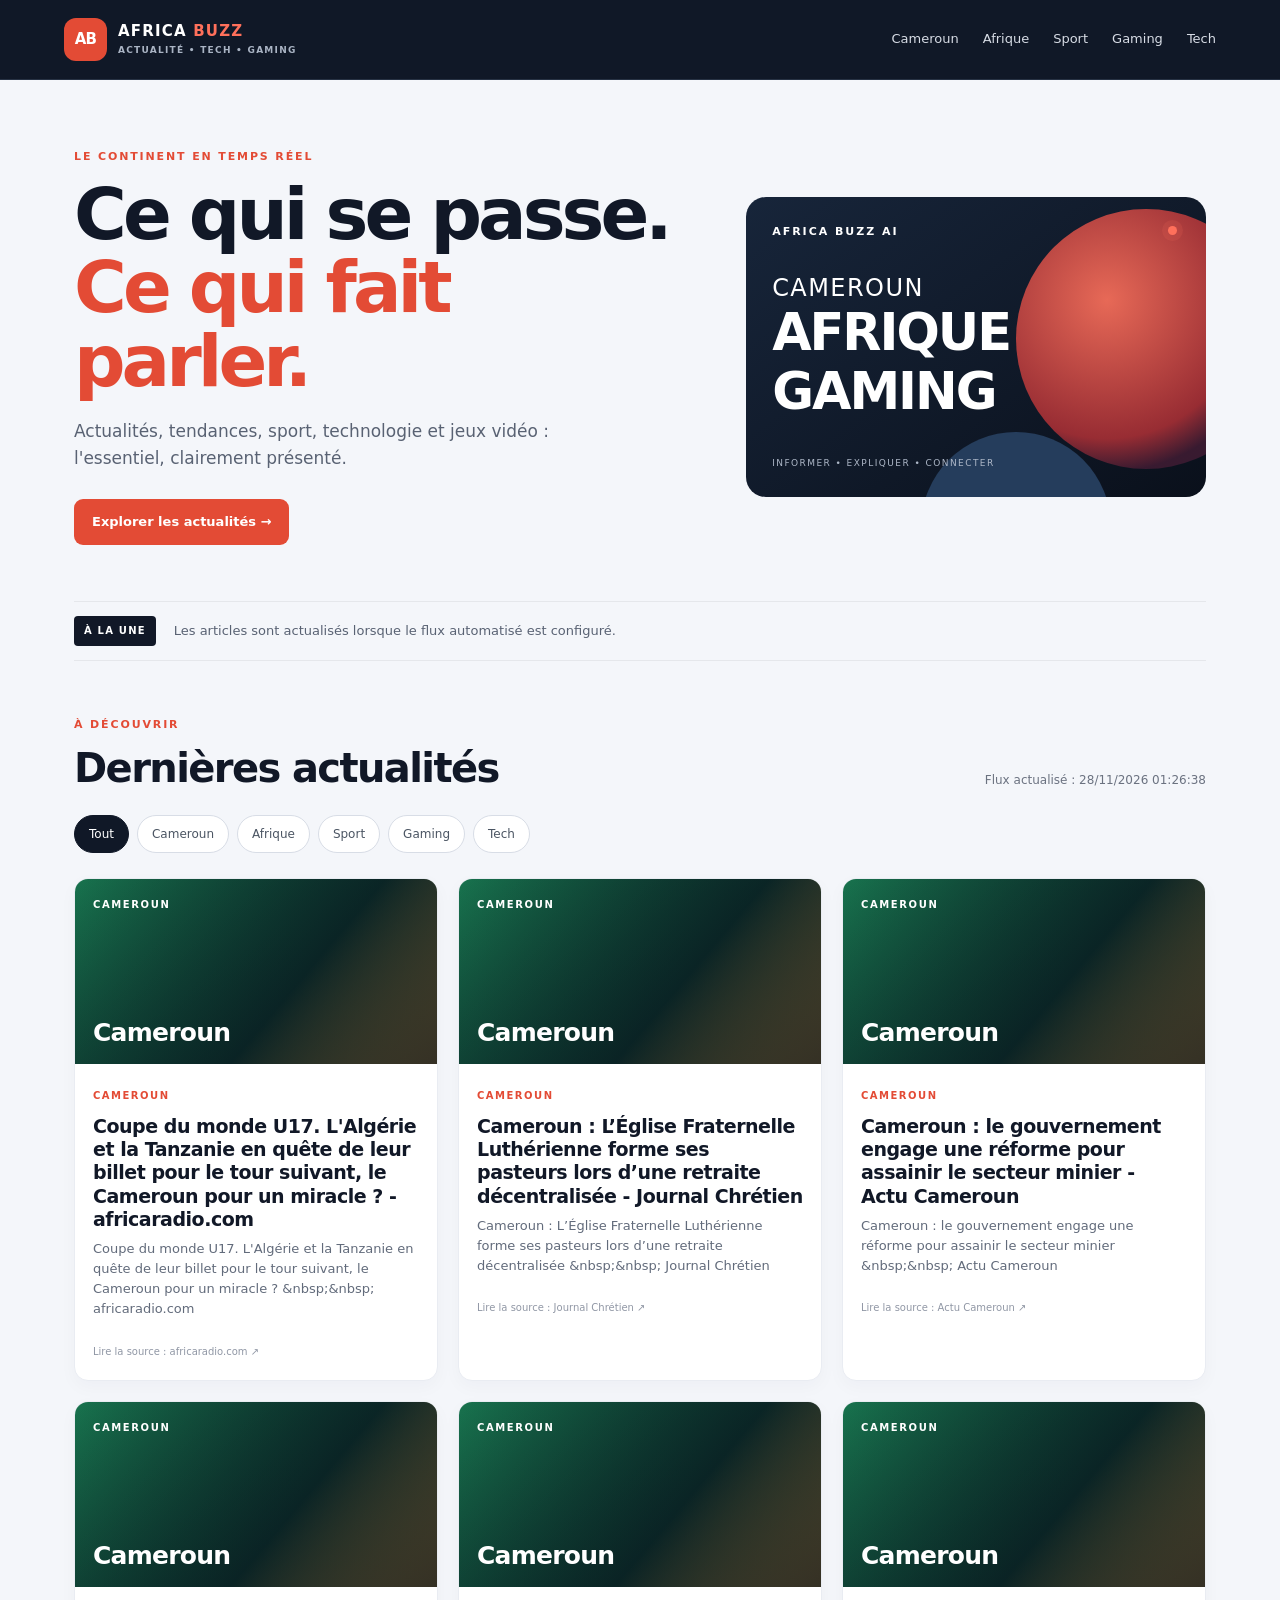
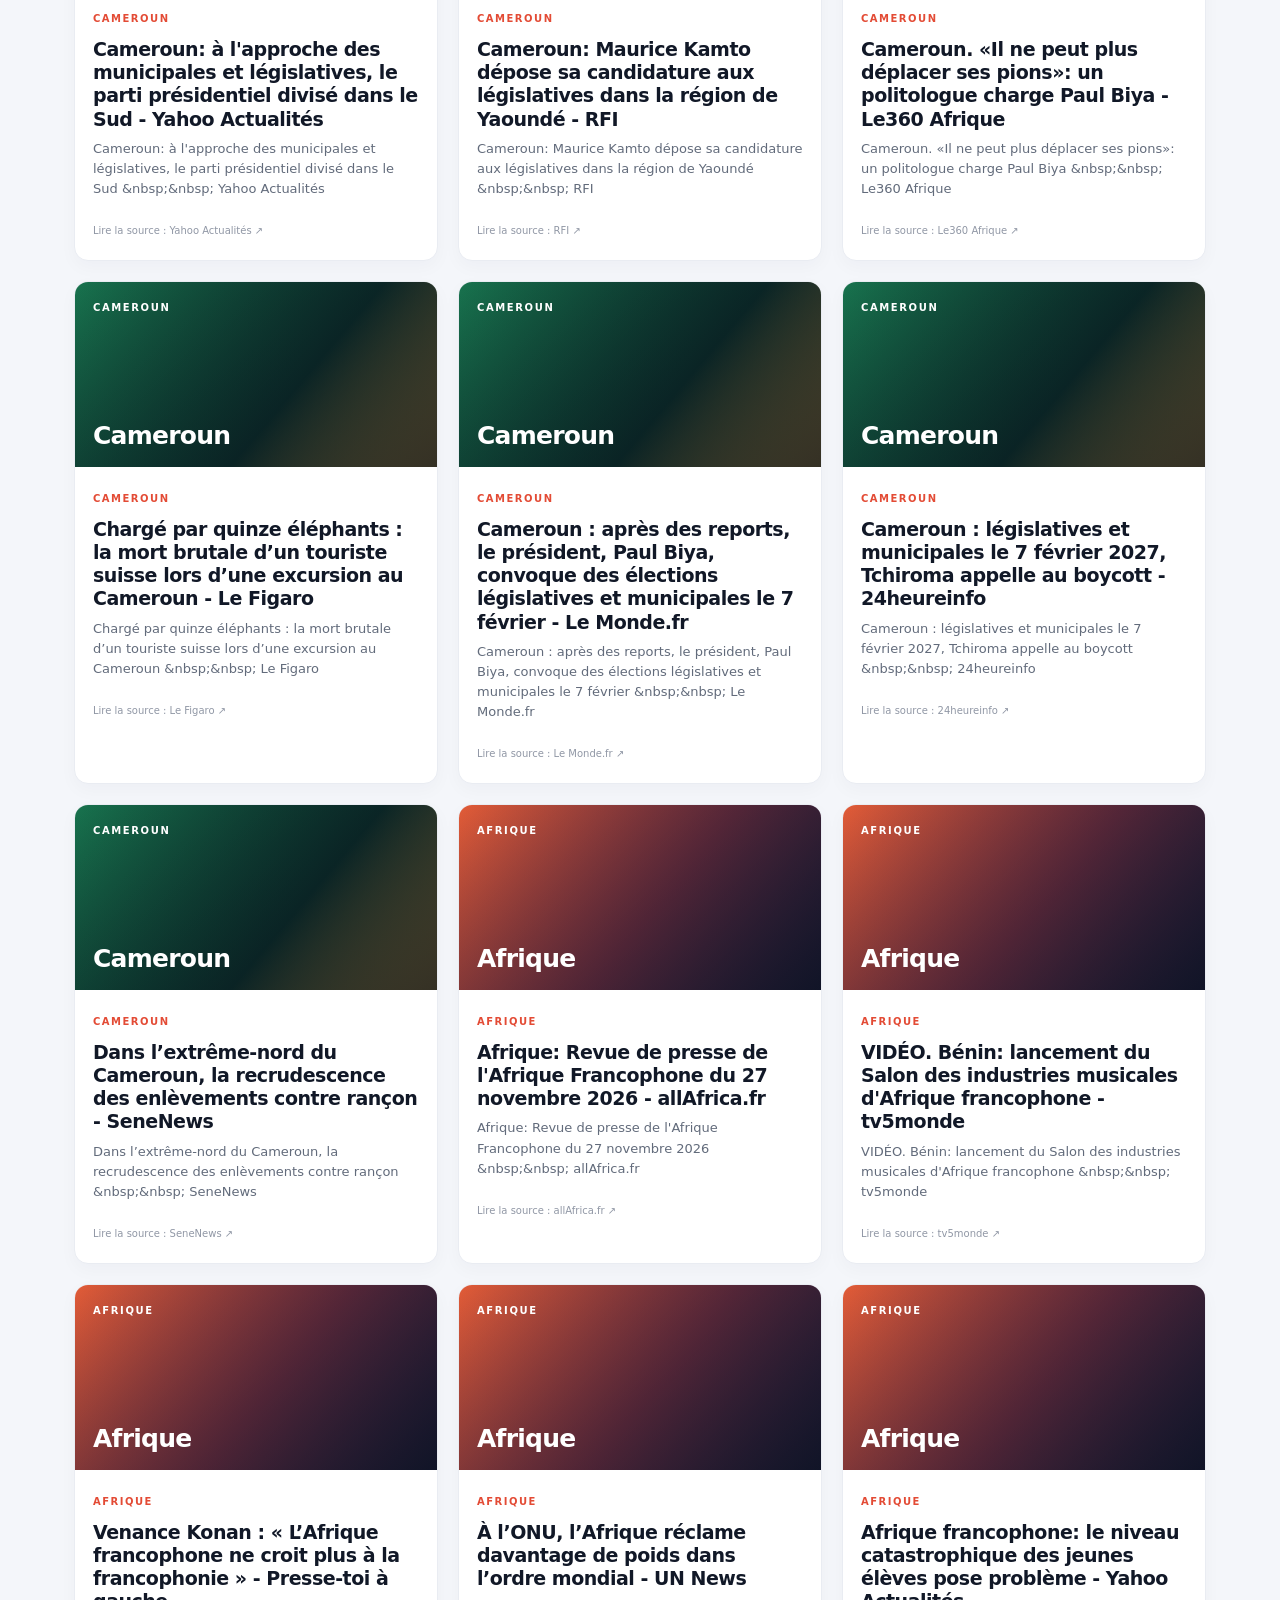
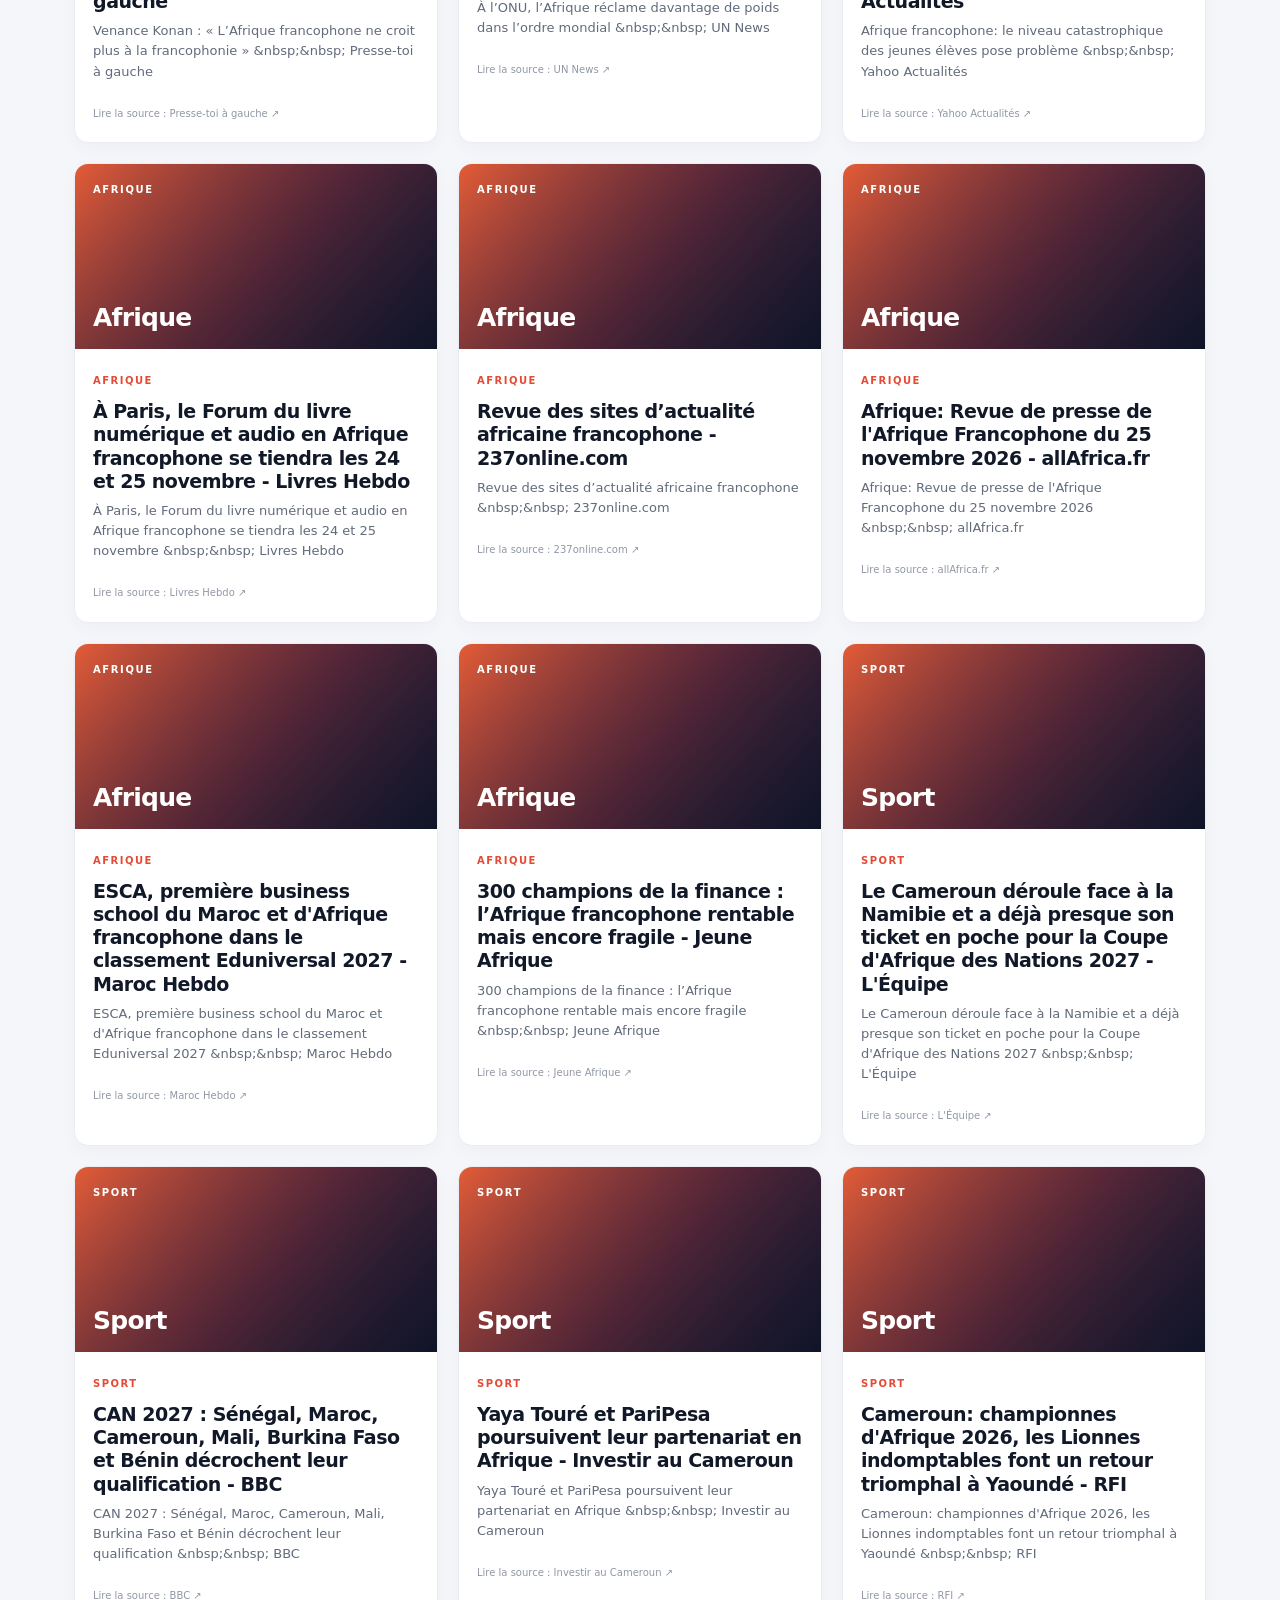
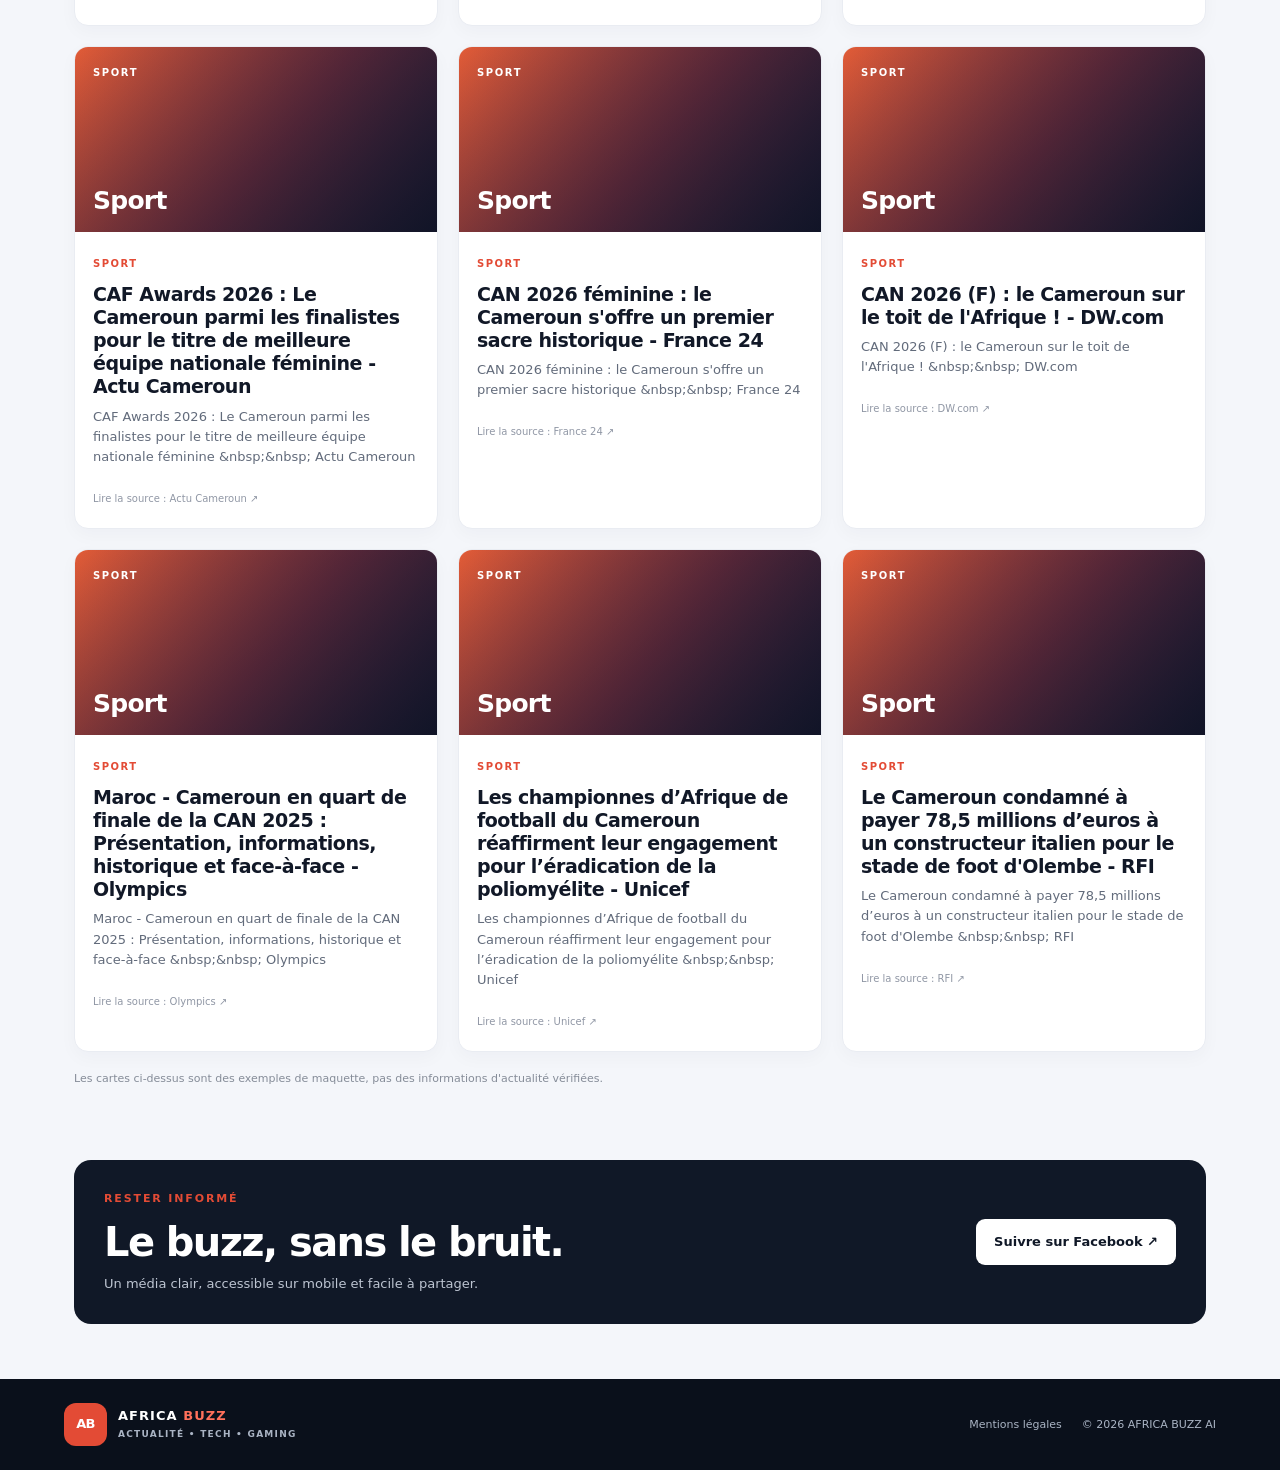
<file: index.html>
<!doctype html>
<html lang="fr"><head>
<meta charset="utf-8"><meta name="viewport" content="width=device-width,initial-scale=1">
<meta name="description" content="AFRICA BUZZ AI : actualités du Cameroun, d'Afrique, du sport, de la technologie et des jeux vidéo.">
<meta name="theme-color" content="#101827"><title>AFRICA BUZZ AI — L'actualité en mouvement</title><link rel="stylesheet" href="styles.css">
</head><body>
<header class="topbar"><a class="brand" href="./"><span class="brand-mark">AB</span><span>AFRICA <b>BUZZ</b><small>ACTUALITÉ • TECH • GAMING</small></span></a>
<nav><a href="#cameroun">Cameroun</a><a href="#afrique">Afrique</a><a href="#sport">Sport</a><a href="#gaming">Gaming</a><a href="#tech">Tech</a></nav></header>
<main>
<section class="hero"><div><p class="eyebrow">LE CONTINENT EN TEMPS RÉEL</p><h1>Ce qui se passe.<br><span>Ce qui fait parler.</span></h1>
<p class="hero-text">Actualités, tendances, sport, technologie et jeux vidéo : l'essentiel, clairement présenté.</p><a class="button" href="#dernieres">Explorer les actualités →</a></div>
<div class="hero-card"><div class="live-dot"></div><span class="card-label">AFRICA BUZZ AI</span><div class="orb orb-one"></div><div class="orb orb-two"></div><p>CAMEROUN<br><b>AFRIQUE<br>GAMING</b></p><small>INFORMER • EXPLIQUER • CONNECTER</small></div></section>
<section class="ticker"><span class="ticker-label">À LA UNE</span><span>Les articles sont actualisés lorsque le flux automatisé est configuré.</span></section>
<section id="dernieres" class="section"><div class="section-heading"><div><p class="eyebrow">À DÉCOUVRIR</p><h2>Dernières actualités</h2></div><span class="muted" id="updated">Démonstration du site</span></div>
<div class="filters"><button class="filter active" data-category="Tous">Tout</button><button class="filter" data-category="Cameroun">Cameroun</button><button class="filter" data-category="Afrique">Afrique</button><button class="filter" data-category="Sport">Sport</button><button class="filter" data-category="Gaming">Gaming</button><button class="filter" data-category="Tech">Tech</button></div>
<div id="articles" class="article-grid" aria-live="polite">
<article class="article-card"><div class="article-art art-cm"><span>CAMEROUN</span><b>Au cœur de l'actualité</b></div><div class="article-body"><span class="category">CAMEROUN</span><h3>Ton média numérique prend forme</h3><p>Cette carte est un exemple. Les articles apparaîtront ici quand les sources d'actualité seront connectées.</p><span class="article-meta">AFRICA BUZZ AI · Démonstration</span></div></article>
<article class="article-card"><div class="article-art art-af"><span>AFRIQUE</span><b>Les tendances du continent</b></div><div class="article-body"><span class="category">AFRIQUE</span><h3>Une rubrique pour les nouvelles africaines</h3><p>Le flux automatisé pourra détecter des sujets et renvoyer les lecteurs vers les articles d'origine.</p><span class="article-meta">AFRICA BUZZ AI · Démonstration</span></div></article>
<article class="article-card"><div class="article-art art-game"><span>GAMING</span><b>Level up</b></div><div class="article-body"><span class="category">GAMING</span><h3>Jeux vidéo, consoles et mobile</h3><p>Les sorties, mises à jour et actualités gaming auront leur propre rubrique.</p><span class="article-meta">AFRICA BUZZ AI · Démonstration</span></div></article>
</div><p id="empty" class="empty" hidden>Aucun article dans cette rubrique pour le moment.</p><p class="disclaimer">Les cartes ci-dessus sont des exemples de maquette, pas des informations d'actualité vérifiées.</p></section>
<section class="newsletter"><div><p class="eyebrow">RESTER INFORMÉ</p><h2>Le buzz, sans le bruit.</h2><p>Un média clair, accessible sur mobile et facile à partager.</p></div><a class="button button-light" href="https://www.facebook.com/" target="_blank" rel="noopener">Suivre sur Facebook ↗</a></section>
</main><footer><a class="brand footer-brand" href="./"><span class="brand-mark">AB</span><span>AFRICA <b>BUZZ</b><small>ACTUALITÉ • TECH • GAMING</small></span></a><div><a href="mentions-legales.html">Mentions légales</a><span>© <span id="year"></span> AFRICA BUZZ AI</span></div></footer><script src="app.js"></script></body></html>
</file>
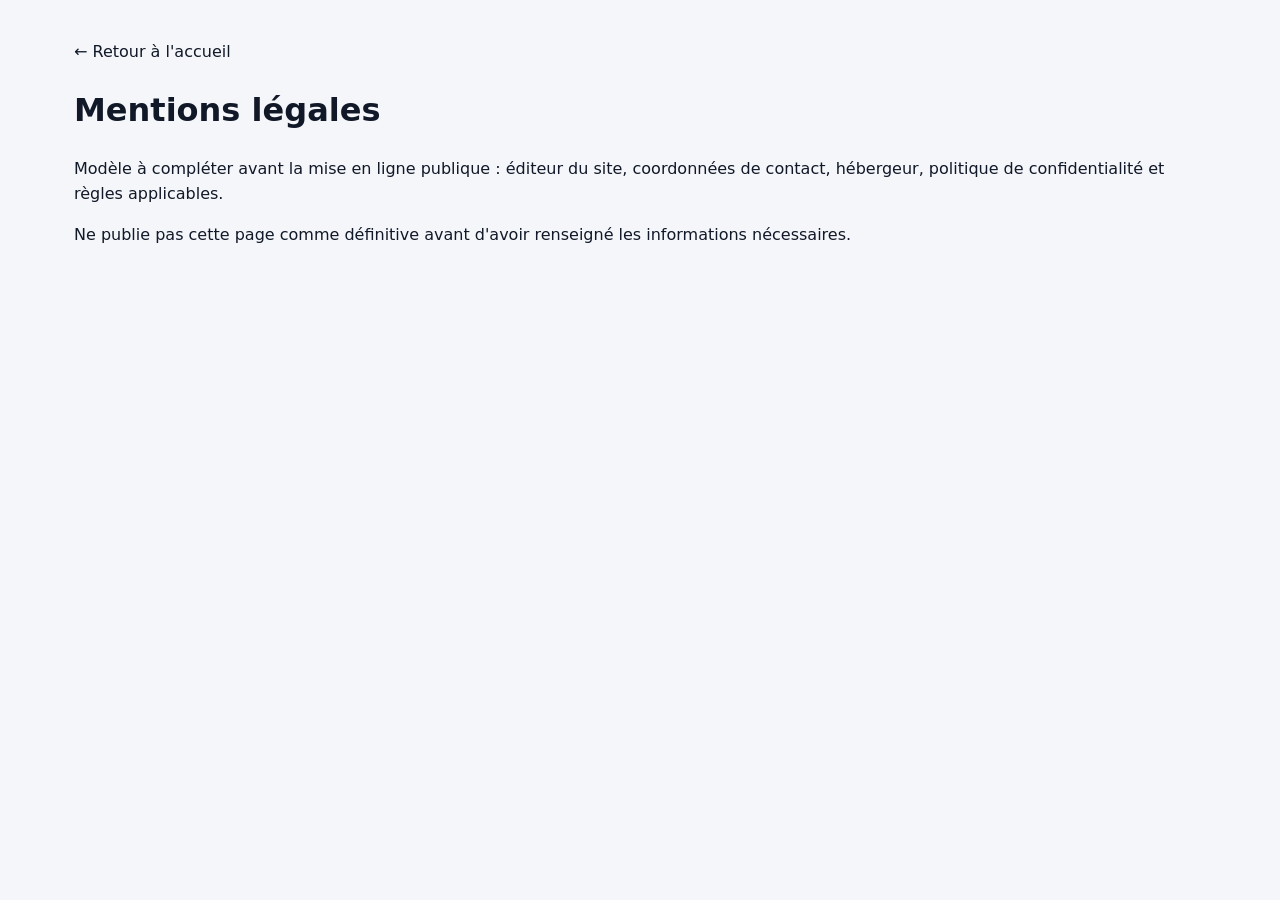
<file: mentions-legales.html>
<!doctype html><html lang="fr"><head><meta charset="utf-8"><meta name="viewport" content="width=device-width,initial-scale=1"><title>Mentions légales — AFRICA BUZZ AI</title><link rel="stylesheet" href="styles.css"></head><body><main style="padding-top:40px;padding-bottom:60px"><a href="./">← Retour à l'accueil</a><h1>Mentions légales</h1><p>Modèle à compléter avant la mise en ligne publique : éditeur du site, coordonnées de contact, hébergeur, politique de confidentialité et règles applicables.</p><p>Ne publie pas cette page comme définitive avant d'avoir renseigné les informations nécessaires.</p></main></body></html>
</file>
<file: styles.css>
:root{--bg:#f4f6fa;--ink:#111827;--muted:#6b7280;--line:#e5e7eb;--accent:#e34b35;--navy:#101827}
*{box-sizing:border-box}html{scroll-behavior:smooth}body{margin:0;background:var(--bg);color:var(--ink);font-family:Inter,system-ui,-apple-system,"Segoe UI",sans-serif;line-height:1.55}a{color:inherit;text-decoration:none}
.topbar{display:flex;align-items:center;justify-content:space-between;gap:24px;padding:18px max(5vw,20px);background:var(--navy);color:white;border-bottom:1px solid #273244}.brand{display:flex;align-items:center;gap:11px;font-size:15px;letter-spacing:.08em;font-weight:800;line-height:1.15}.brand b{color:#ff705b}.brand small{display:block;font-size:9px;letter-spacing:.14em;color:#aab4c4;margin-top:5px}.brand-mark{display:grid;place-items:center;width:43px;height:43px;border-radius:12px;background:var(--accent);font-weight:900;letter-spacing:-.05em}.topbar nav{display:flex;gap:24px;font-size:13px;color:#d7dce5}.topbar nav a:hover{color:#ff8977}
main{max-width:1180px;margin:auto;padding:0 24px}.hero{display:grid;grid-template-columns:1.15fr .85fr;gap:50px;align-items:center;padding:68px 0 56px}.eyebrow{font-size:11px;font-weight:850;letter-spacing:.17em;color:var(--accent);margin:0 0 13px}.hero h1{font-size:clamp(42px,6vw,72px);line-height:1.02;letter-spacing:-.055em;margin:0 0 20px}.hero h1 span{color:var(--accent)}.hero-text{max-width:490px;color:#596273;font-size:17px;margin:0 0 28px}.button{display:inline-flex;align-items:center;gap:20px;background:var(--accent);color:white;padding:13px 18px;border-radius:9px;font-weight:750;font-size:13px}.button:hover{filter:brightness(.95)}
.hero-card{min-height:300px;position:relative;overflow:hidden;border-radius:20px;background:linear-gradient(145deg,#17253a,#0a101b);color:white;padding:26px;display:flex;flex-direction:column;justify-content:space-between;isolation:isolate}.card-label{font-size:11px;letter-spacing:.18em;font-weight:800}.live-dot{position:absolute;top:29px;right:29px;width:9px;height:9px;border-radius:50%;background:#ff705b;box-shadow:0 0 0 6px #ff705b22}.hero-card p{font-size:24px;line-height:1.16;letter-spacing:.06em;z-index:1;margin:30px 0}.hero-card p b{font-size:clamp(34px,4vw,51px);letter-spacing:-.04em}.hero-card small{font-size:9px;letter-spacing:.16em;color:#aeb8c8;z-index:1}.orb{position:absolute;border-radius:50%;z-index:-1}.orb-one{width:260px;height:260px;right:-70px;top:12px;background:radial-gradient(circle at 35% 35%,#ff725c,#a72f35 58%,#3d1b32 72%);opacity:.9}.orb-two{width:190px;height:190px;right:95px;bottom:-125px;background:#253d5c}
.ticker{display:flex;align-items:center;gap:18px;border-block:1px solid var(--line);padding:14px 0;font-size:13px;color:#596273}.ticker-label{background:#111827;color:white;font-weight:800;font-size:10px;letter-spacing:.12em;padding:7px 10px;border-radius:4px;white-space:nowrap}.section{padding:55px 0 62px}.section-heading{display:flex;align-items:end;justify-content:space-between;gap:20px}.section-heading h2,.newsletter h2{font-size:clamp(28px,4vw,40px);letter-spacing:-.04em;line-height:1.1;margin:0}.muted{color:var(--muted);font-size:12px}.filters{display:flex;flex-wrap:wrap;gap:8px;margin:25px 0}.filter{border:1px solid #d8dde6;background:white;color:#4b5563;padding:9px 14px;border-radius:30px;font:inherit;font-size:12px;cursor:pointer}.filter.active,.filter:hover{background:var(--navy);border-color:var(--navy);color:white}
.article-grid{display:grid;grid-template-columns:repeat(3,minmax(0,1fr));gap:20px}.article-card{background:white;border:1px solid #e9ecf2;border-radius:14px;overflow:hidden;min-width:0;box-shadow:0 6px 18px #17253a08}.article-art{height:185px;padding:18px;display:flex;flex-direction:column;justify-content:space-between;color:white;position:relative;isolation:isolate;overflow:hidden}.article-art:after{content:"";position:absolute;inset:0;z-index:-1;opacity:.8;background:linear-gradient(135deg,transparent,#080e1a)}.article-art span{font-size:10px;font-weight:850;letter-spacing:.16em}.article-art b{font-size:25px;line-height:1.05;max-width:240px;letter-spacing:-.03em}.art-cm{background:linear-gradient(130deg,#18734e,#0c382f 60%,#e6b94e)}.art-af{background:linear-gradient(130deg,#e35c37,#87364c 55%,#342d5b)}.art-game{background:linear-gradient(130deg,#5c4dc4,#22204f 55%,#101827)}.article-body{padding:18px}.category{font-size:10px;font-weight:850;letter-spacing:.15em;color:var(--accent)}.article-body h3{font-size:19px;line-height:1.22;letter-spacing:-.025em;margin:8px 0}.article-body p{font-size:13px;color:#626b7b;margin:0 0 18px}.article-meta{font-size:10px;color:#9097a5}.empty{color:var(--muted);padding:24px 0}.disclaimer{font-size:11px;color:#858c98;margin-top:18px}
.newsletter{display:flex;align-items:center;justify-content:space-between;gap:24px;padding:30px;background:var(--navy);color:white;border-radius:17px;margin:0 0 55px}.newsletter p:not(.eyebrow){color:#bdc5d2;margin:10px 0 0;font-size:13px}.button-light{background:white;color:var(--navy);white-space:nowrap}footer{display:flex;align-items:center;justify-content:space-between;gap:20px;padding:24px max(5vw,20px);background:#0a101b;color:white}footer>div{display:flex;gap:20px;color:#aab4c4;font-size:11px}.footer-brand{font-size:13px}
@media(max-width:800px){.topbar{align-items:flex-start;flex-direction:column}.topbar nav{gap:15px;flex-wrap:wrap}.hero{grid-template-columns:1fr;gap:28px;padding-top:45px}.hero-card{min-height:260px}.article-grid{grid-template-columns:repeat(2,minmax(0,1fr))}.newsletter{align-items:flex-start;flex-direction:column}}@media(max-width:520px){main{padding:0 17px}.topbar{padding:15px 17px}.topbar nav{font-size:12px;gap:12px}.article-grid{grid-template-columns:1fr}.article-art{height:165px}.section{padding:40px 0}.section-heading{align-items:flex-start;flex-direction:column}.newsletter{padding:23px}footer{align-items:flex-start;flex-direction:column}footer>div{flex-wrap:wrap}.ticker{align-items:flex-start;flex-direction:column;gap:9px}}
</file>
